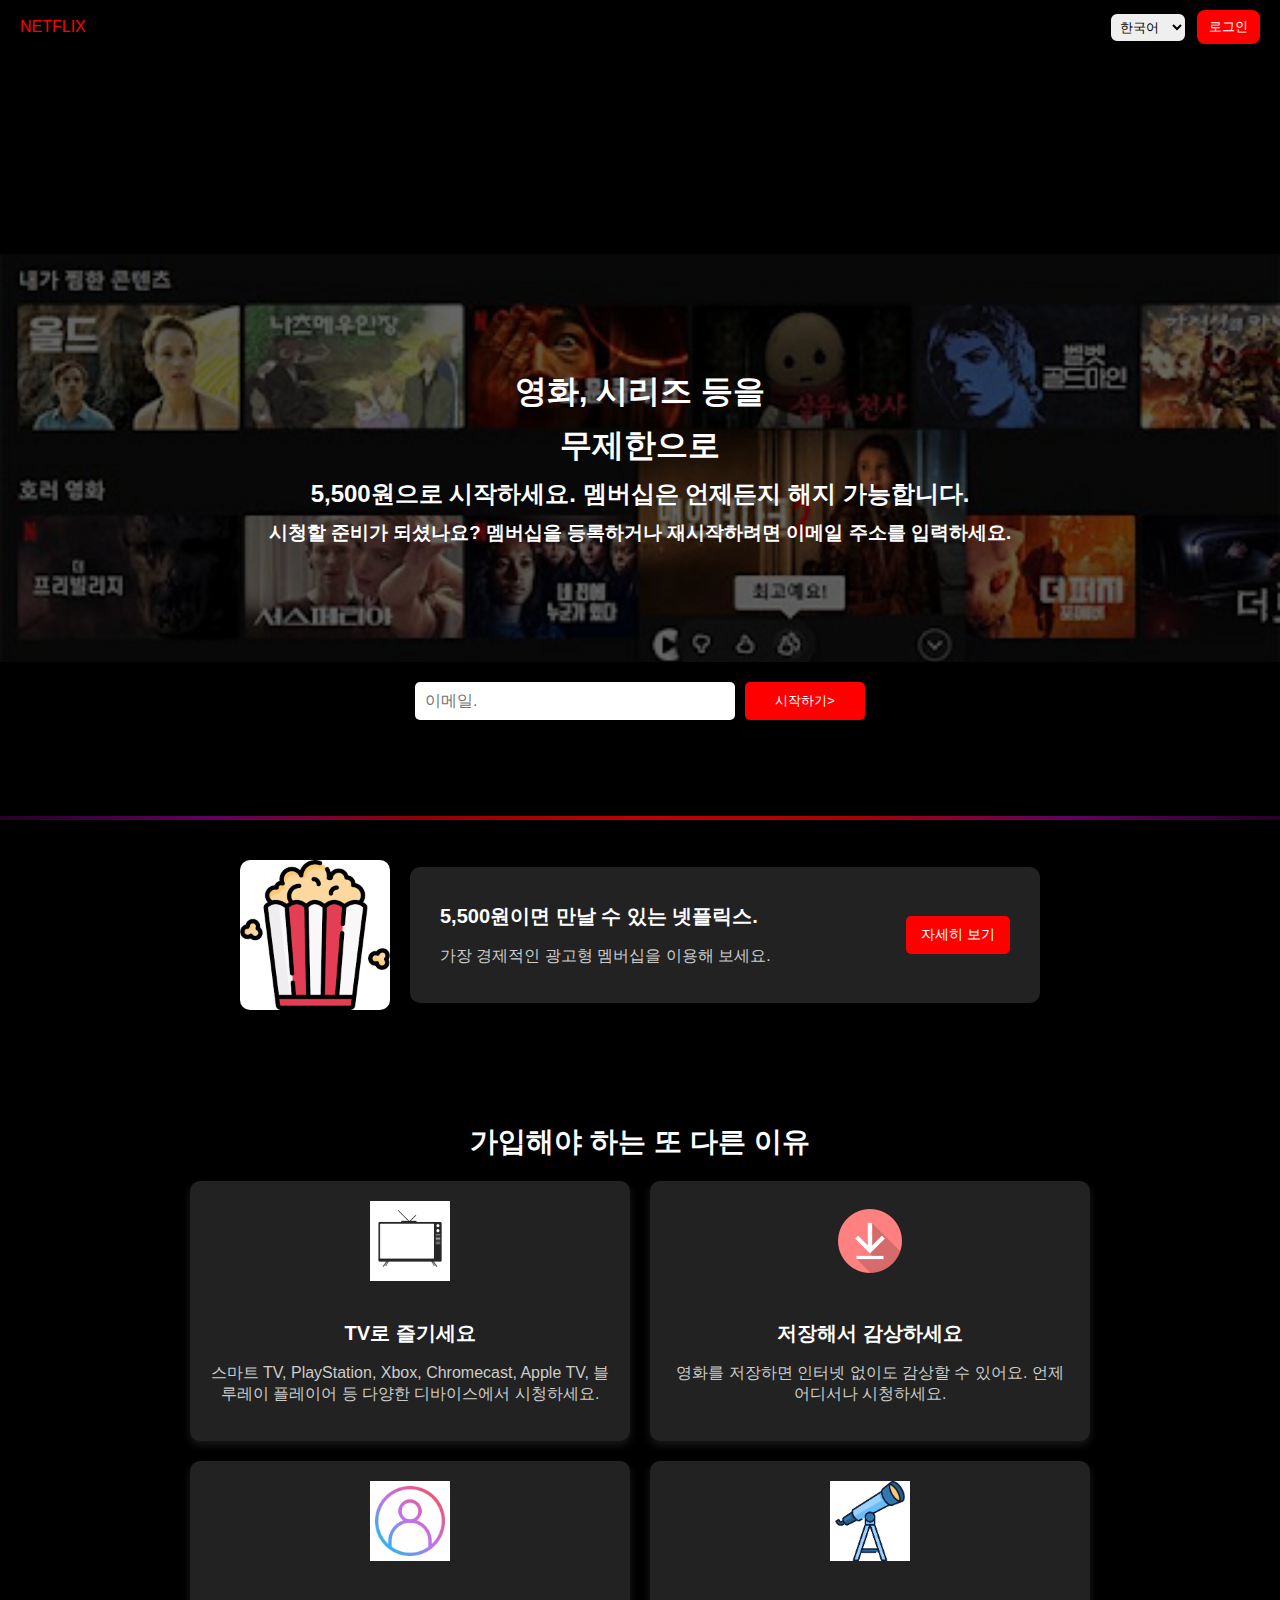
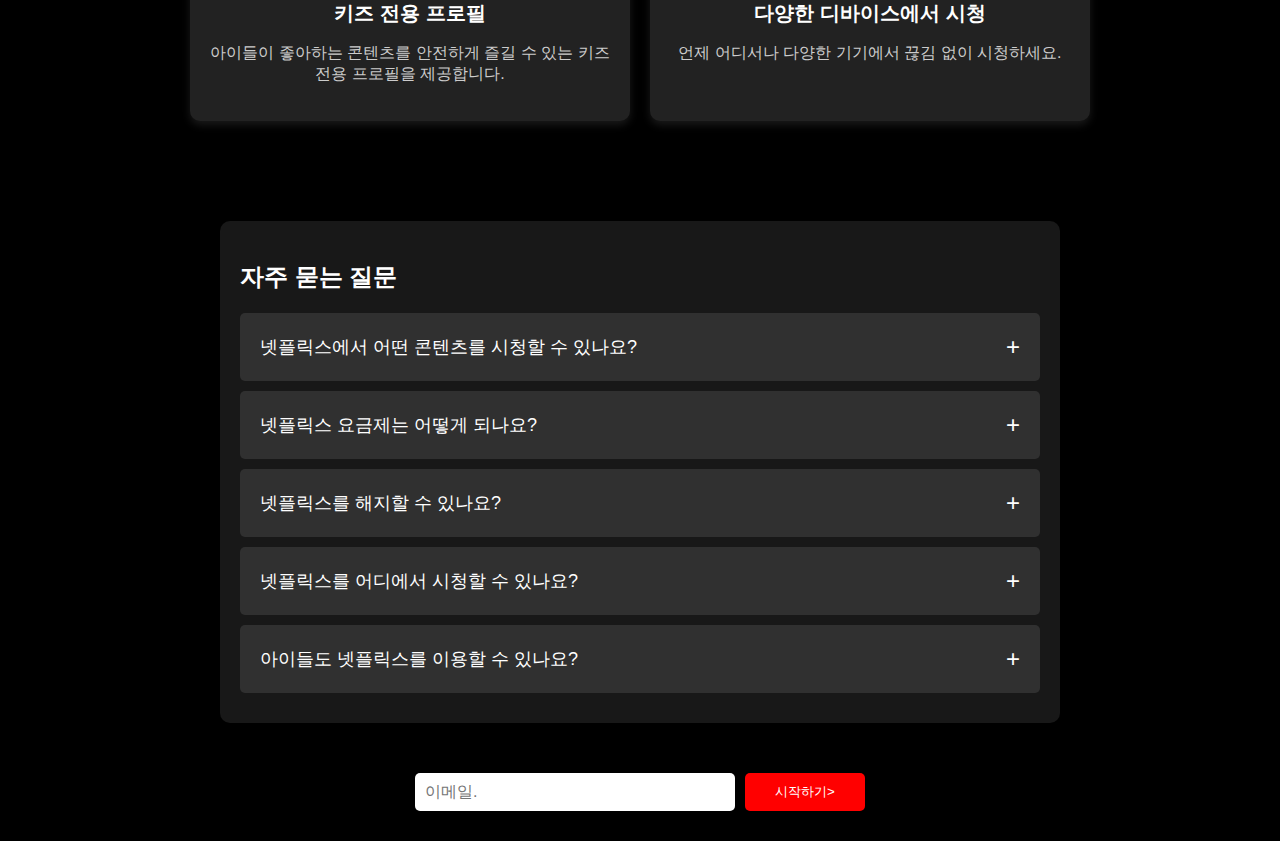
<file: index.html>
<!DOCTYPE html>
<html lang="en">
<head>
  <meta charset="UTF-8">
  <meta name="viewport" content="width=device-width, initial-scale=1.0">
  <title>NETFLIX</title>
  <link rel="stylesheet" href="./movie.css">
</head>
<body>
  <div id="header">
    <div id="logo" onclick="location.reload()">NETFLIX</div>

    <div class="right-side">
      <select id="language">
        <option value="한국어">한국어</option>
        <option value="English">English</option>
      </select>

      <button id="btn1">로그인</button>
    </div>
  </div>

  <div id="main">
    <p>
      <h1>영화, 시리즈 등을</h1>
      <h1>무제한으로</h1>
      <h2>5,500원으로 시작하세요. 멤버십은 언제든지 해지 가능합니다.</h2>
      <h3>시청할 준비가 되셨나요? 멤버십을 등록하거나 재시작하려면 이메일 주소를 입력하세요.</h3>
    </p>
  </div>

  <div id="email">
    <input type="text" placeholder="이메일.">
    <button id="Ebtn">시작하기></button>
  </div>

  <br><br>
  <hr>

  <div id="container">
    <img src="./images/popcorn.png" alt="팝콘 이미지" id="popcorn-img">
    <div id="box">
      <div id="text">
        <h2>5,500원이면 만날 수 있는 넷플릭스.</h2>
        <p>가장 경제적인 광고형 멤버십을 이용해 보세요.</p>
      </div>
      <button id="btn2">자세히 보기</button>
    </div>
  </div>

  <div id="reasons">
    <h2>가입해야 하는 또 다른 이유</h2>
    <div id="reasons-container">
      <div class="reason-box">
        <img src="./images/tv.png" alt="TV 아이콘">
        <h3>TV로 즐기세요</h3>
        <p>스마트 TV, PlayStation, Xbox, Chromecast, Apple TV, 블루레이 플레이어 등 다양한 디바이스에서 시청하세요.</p>
      </div>

      <div class="reason-box">
        <img src="./images/download.webp" alt="다운로드 아이콘">
        <h3>저장해서 감상하세요</h3>
        <p>영화를 저장하면 인터넷 없이도 감상할 수 있어요. 언제 어디서나 시청하세요.</p>
      </div>

      <div class="reason-box">
        <img src="./images/kid.png" alt="키즈 아이콘">
        <h3>키즈 전용 프로필</h3>
        <p>아이들이 좋아하는 콘텐츠를 안전하게 즐길 수 있는 키즈 전용 프로필을 제공합니다.</p>
      </div>

      <div class="reason-box">
        <img src="./images/device.png" alt="디바이스 아이콘">
        <h3>다양한 디바이스에서 시청</h3>
        <p>언제 어디서나 다양한 기기에서 끊김 없이 시청하세요.</p>
      </div>
    </div>
  </div>

  <div id="faq">
    <h2>자주 묻는 질문</h2>

    <div class="faq-item">
      <button class="faq-question">넷플릭스에서 어떤 콘텐츠를 시청할 수 있나요?</button>
      <div class="faq-answer">
        <p>넷플릭스에서는 다양한 영화, TV 시리즈, 다큐멘터리, 애니메이션 등을 시청할 수 있습니다.</p>
      </div>
    </div>

    <div class="faq-item">
      <button class="faq-question">넷플릭스 요금제는 어떻게 되나요?</button>
      <div class="faq-answer">
        <p>넷플릭스는 다양한 요금제를 제공하며, 광고 포함 플랜과 광고 없는 플랜이 있습니다.</p>
      </div>
    </div>

    <div class="faq-item">
      <button class="faq-question">넷플릭스를 해지할 수 있나요?</button>
      <div class="faq-answer">
        <p>언제든지 멤버십을 해지할 수 있으며, 해지 후에도 청구 주기까지 이용 가능합니다.</p>
      </div>
    </div>

    <div class="faq-item">
      <button class="faq-question">넷플릭스를 어디에서 시청할 수 있나요?</button>
      <div class="faq-answer">
        <p>스마트폰, 태블릿, 스마트 TV, 노트북 등 다양한 기기에서 넷플릭스를 시청할 수 있습니다.</p>
      </div>
    </div>

    <div class="faq-item">
      <button class="faq-question">아이들도 넷플릭스를 이용할 수 있나요?</button>
      <div class="faq-answer">
        <p>네, 어린이를 위한 넷플릭스 키즈 프로필을 제공하여 안전한 환경에서 콘텐츠를 즐길 수 있습니다.</p>
      </div>
    </div>
  </div>

  <div id="email">
    <input type="text" placeholder="이메일.">
    <button id="Ebtn">시작하기></button>
  </div>

  <script>
    document.querySelectorAll(".faq-question").forEach(button => {
      button.addEventListener("click", () => {
        const faqItem = button.parentElement;
        faqItem.classList.toggle("active");
      });
    });
  </script>

</body>
</html>
</file>
<file: movie.css>
body {
    margin: 0;
    font-family: Arial, sans-serif;
    background-color: black;
  }
  
  #header {
    display: flex;
    justify-content: space-between;
    align-items: center;
    padding: 10px 20px;
    background-color: black;
    color: red;
  }
  
  .logo {
    color: red;
    font-size: 24px;
    font-weight: bold;
    margin-left: 0; 
  }
  
  .right-side {
    display: flex;
    align-items: center;
    gap: 10px;
  }
  
  #language {
    padding: 5px;
    border: 2px solid black;
    border-radius: 8px;
  }
  
  #btn1 {
    background: red;
    color: white;
    border: none;
    padding: 8px 12px;
    cursor: pointer;
    border-radius: 8px;
  }
  
  #main {
    margin-top: 200px;
    text-align: center;
  }
  
  #email {
    display: flex;
    justify-content: center;
    margin-top: 20px;
    gap: 10px;
    margin-bottom: 30px;
  }
  
  #email input[type="text"] {
    padding: 10px;
    font-size: 16px;
    width: 300px;
    border-radius: 5px;
    border: none;
  }
  
  #Ebtn {
    background-color: red;
    color: white;
    padding: 10px 30px;
    border: none;
    cursor: pointer;
    border-radius: 5px;
  }
  
  hr {
    background: linear-gradient(to right, rgb(39, 0, 39), rgb(99, 0, 99), rgb(148, 0, 0), rgb(192, 1, 1), rgb(172, 0, 0), rgb(97, 2, 97), rgb(39, 0, 39));
    height: 4px;
    border: 0;
    margin-top: 30px;
  }

  #main {
    position: relative;
    margin-top: 200px;
    text-align: center;
    padding: 100px 20px;
    background: url('./images/background.jpg') no-repeat center center/cover;
  }
  

  #main::before {
    content: "";
    position: absolute;
    top: 0;
    left: 0;
    width: 100%;
    height: 100%;
    background: rgba(0, 0, 0, 0.6); 
    z-index: 1;
  }
  
  #main h1,
  #main h2,
  #main h3 {
    position: relative;
    color: white;
    margin: 10px 0;
    z-index: 2;
  }

  #container {
    display: flex;
    align-items: center;
    justify-content: center;
    gap: 20px; 
    margin: 40px auto;
    max-width: 800px; 
  }
  
  #popcorn-img {
    width: 150px; 
    height: auto;
    border-radius: 10px;
  }
  
  #box {
    display: flex;
    align-items: center;
    justify-content: space-between;
    background-color: #222;
    padding: 20px 30px;
    color: white;
    border-radius: 10px;
    max-width: 600px;
    flex: 1; 
  }
  
  #text h2 {
    font-size: 20px;
    margin-bottom: 5px;
  }
  
  #text p {
    font-size: 16px;
    color: #ccc;
  }
  
  #btn2 {
    background-color: red;
    color: white;
    border: none;
    padding: 10px 15px;
    cursor: pointer;
    border-radius: 5px;
    font-size: 14px;
  }
  
  #detail-btn:hover {
    background-color: darkred;
  }
  
  #reasons {
    text-align: center;
    color: white;
    padding: 50px 20px;
  }
  
  #reasons h2 {
    font-size: 28px;
    margin-bottom: 20px;
  }
  
  #reasons-container {
    display: grid;
    grid-template-columns: repeat(2, 1fr); 
    gap: 20px;
    justify-content: center;
    max-width: 900px;
    margin: auto;
  }
  
  .reason-box {
    background-color: #222;
    padding: 20px;
    border-radius: 10px;
    text-align: center;
    box-shadow: 0 4px 8px rgba(255, 255, 255, 0.1);
    transition: transform 0.3s ease-in-out;
  }
  
  .reason-box:hover {
    transform: translateY(-5px);
  }
  
  .reason-box img {
    width: 80px;
    margin-bottom: 15px;
  }
  
  .reason-box h3 {
    font-size: 20px;
    margin-bottom: 10px;
  }
  
  .reason-box p {
    font-size: 16px;
    color: #ccc;
  }
  
  #faq {
    max-width: 800px;
    margin: 50px auto;
    padding: 20px;
    background-color: #181818;
    color: white;
    border-radius: 10px;
  }

  .faq-item {
    background-color: #303030;
    margin-bottom: 10px;
    border-radius: 5px;
    overflow: hidden;
  }

  .faq-question {
    width: 100%;
    text-align: left;
    background: #303030;
    color: white;
    font-size: 18px;
    padding: 20px;
    border: none;
    cursor: pointer;
    display: flex;
    justify-content: space-between;
    align-items: center;
  }

  .faq-question:hover {
    background: #414141;
  }

  .faq-answer {
    background: #181818;
    padding: 0 20px;
    text-align: left;
    max-height: 0;
    overflow: hidden;
    transition: max-height 0.3s ease-in-out;
  }

  .faq-item.active .faq-answer {
    padding: 20px;
    max-height: 200px;
  }

  .faq-question::after {
    content: "+";
    font-size: 24px;
  }

  .faq-item.active .faq-question::after {
    content: "-";
  }
</file>
